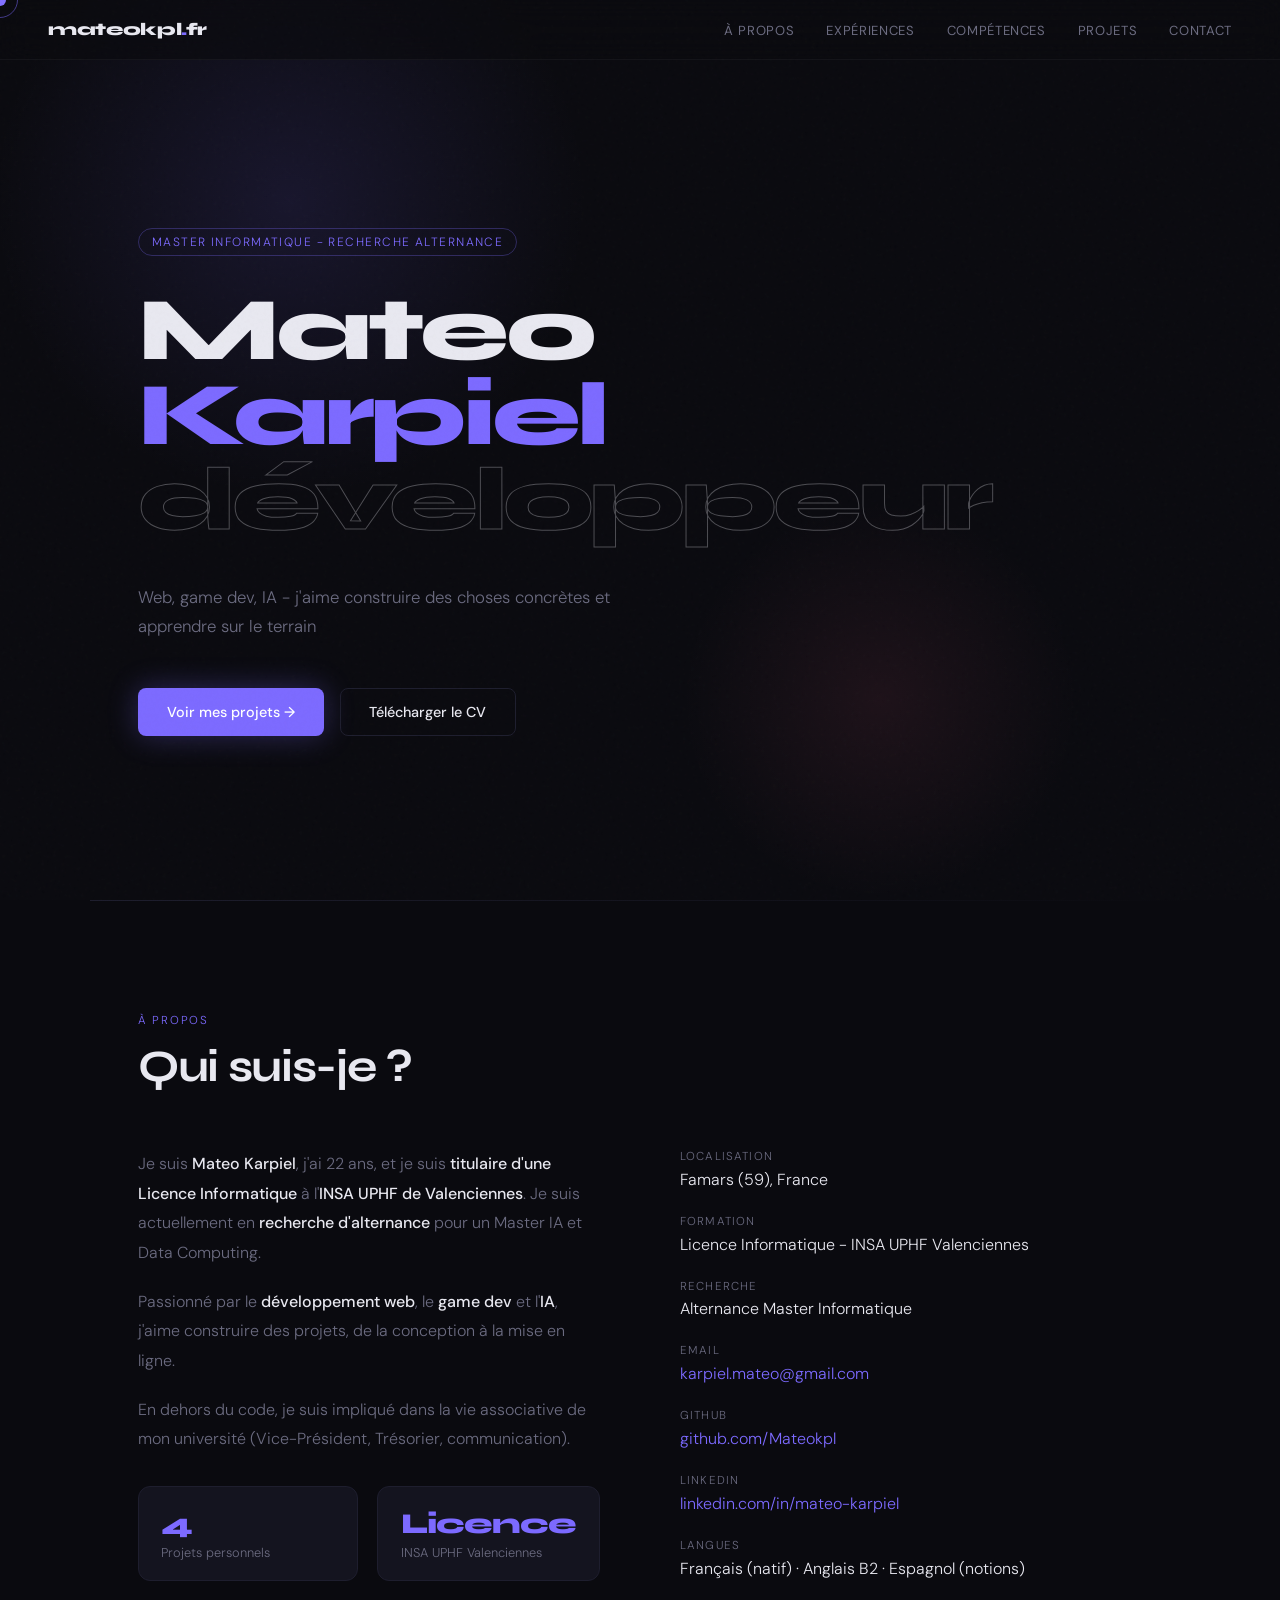
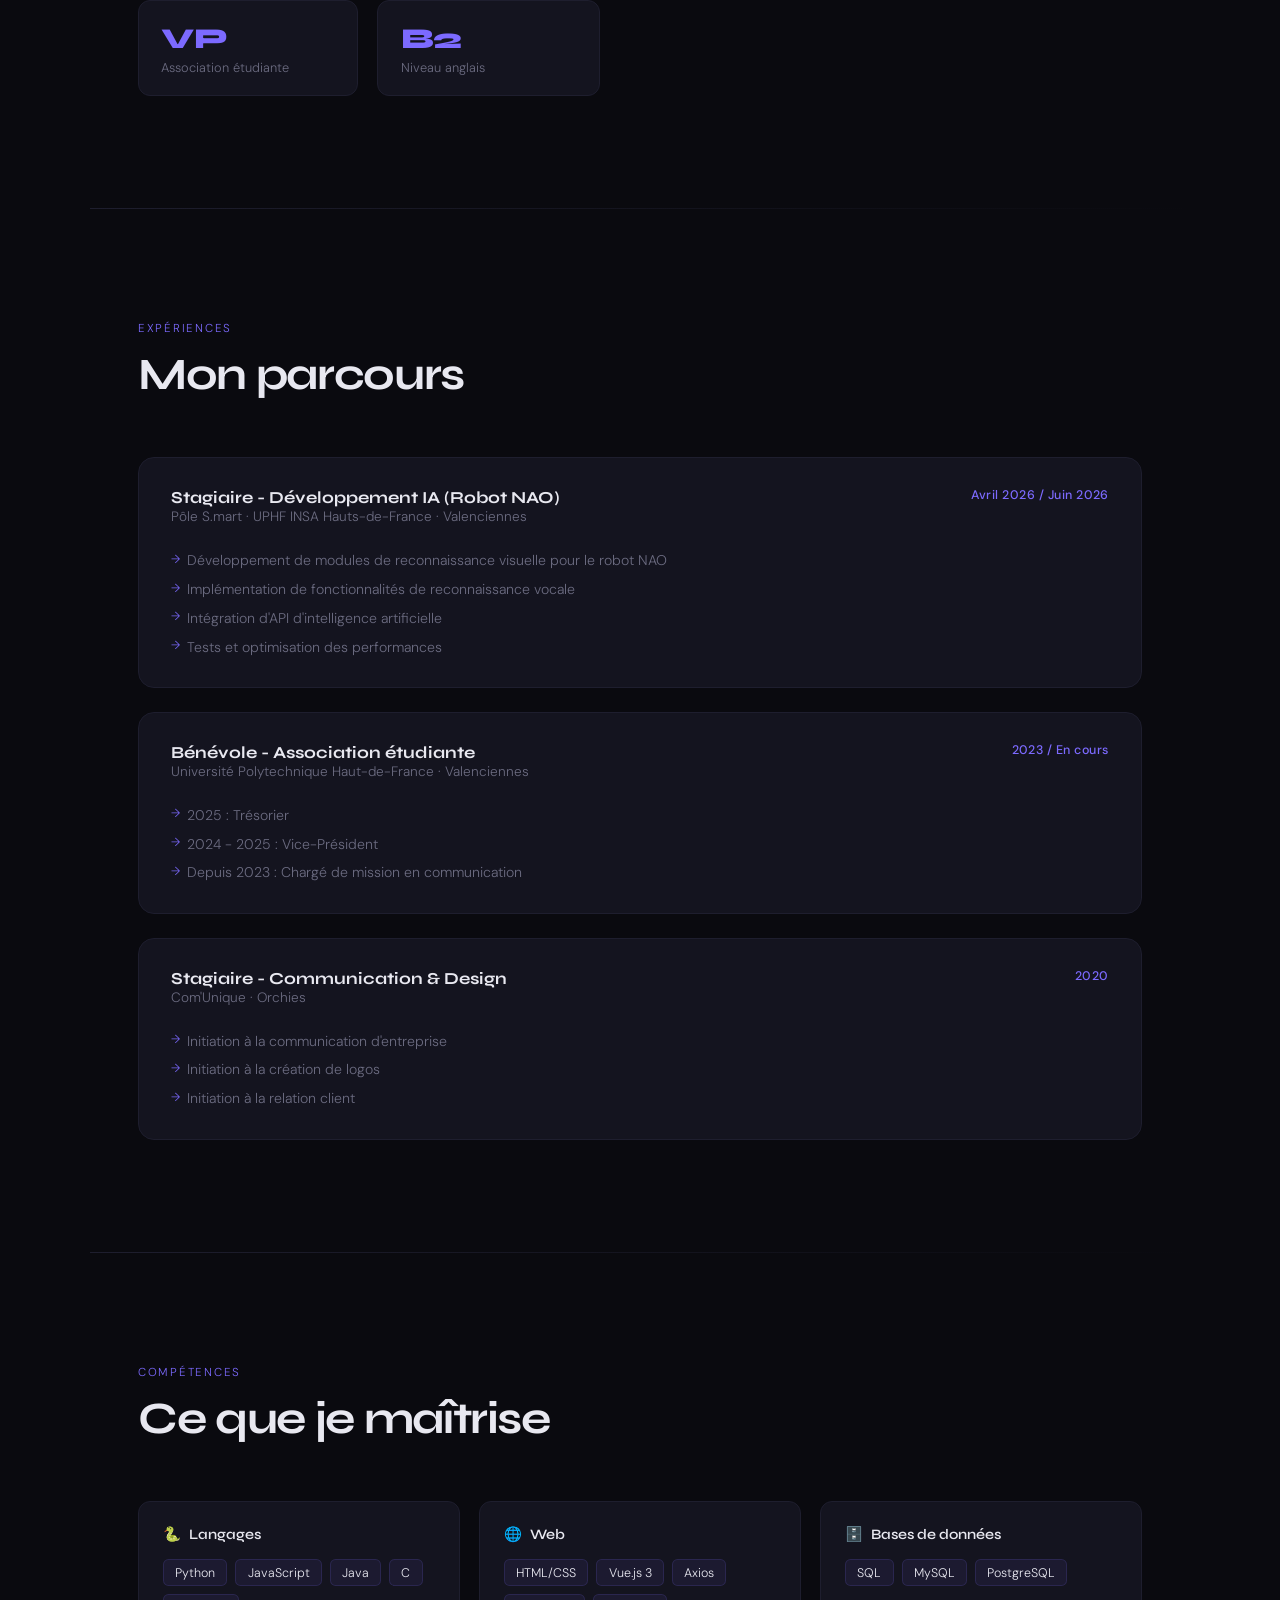
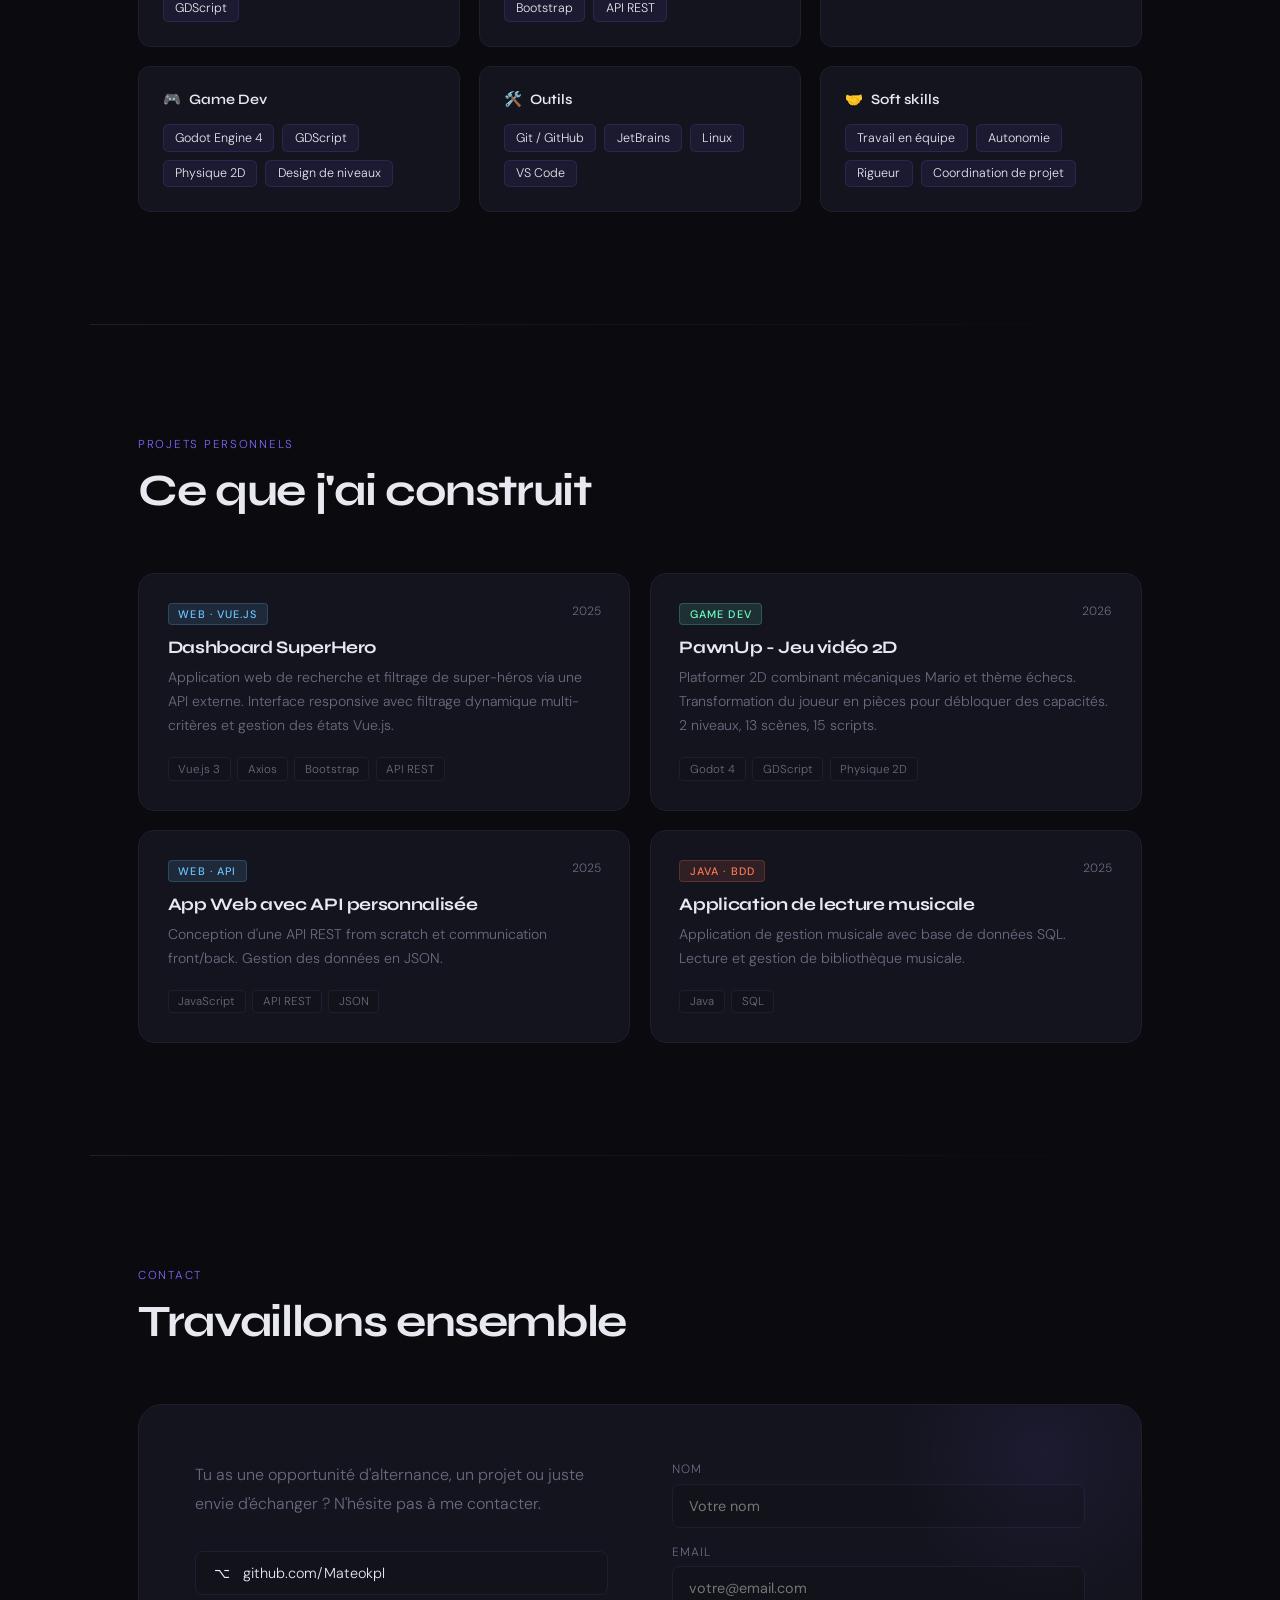
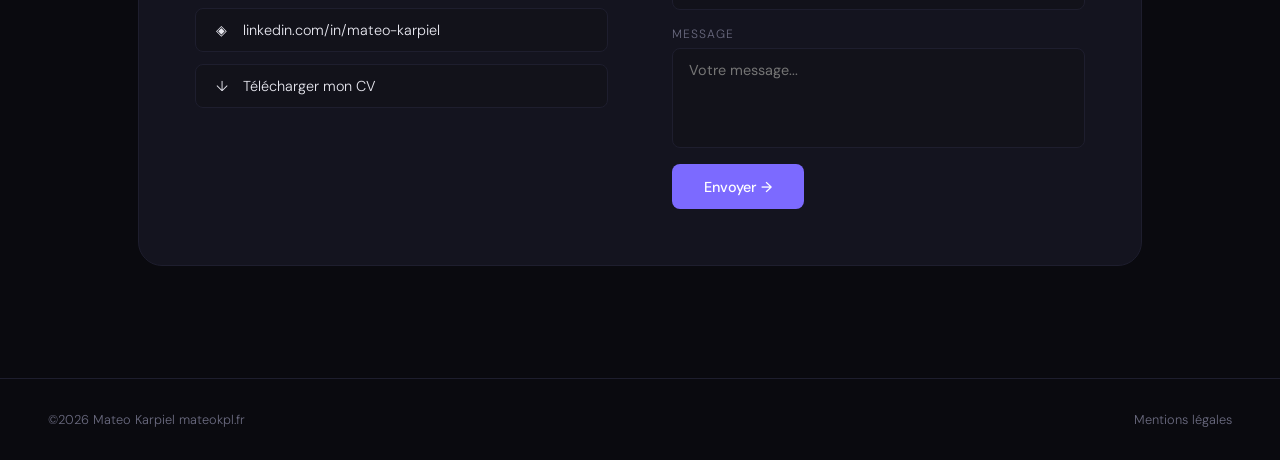
<file: index.html>
<!DOCTYPE html>
<html lang="fr">
<head>
  <meta charset="UTF-8" />
  <meta name="viewport" content="width=device-width, initial-scale=1.0"/>
  <title>Mateo Karpiel - Portfolio</title>
  <link rel="preconnect" href="https://fonts.googleapis.com">
  <link href="https://fonts.googleapis.com/css2?family=Syne:wght@400;600;700;800&family=DM+Sans:ital,wght@0,300;0,400;0,500;1,300&display=swap" rel="stylesheet">
  <link rel="stylesheet" href="./css/style.css">
</head>
<body>

<div id="cursor"></div>
<div id="cursor-ring"></div>

<!-- ── Navigation ── -->
<nav>
  <a href="#hero" class="nav-logo">mateokpl<span>.</span>fr</a>
  <button class="nav-hamburger" id="hamburger" aria-label="Menu">
    <span></span><span></span><span></span>
  </button>
  <ul class="nav-links" id="nav-links">
    <li><a href="#about">À propos</a></li>
    <li><a href="#experience">Expériences</a></li>
    <li><a href="#skills">Compétences</a></li>
    <li><a href="#projects">Projets</a></li>
    <li><a href="#contact">Contact</a></li>
  </ul>
</nav>

<!-- ── Hero ── -->
<section id="hero">
  <div class="hero-glow"></div>
  <div class="hero-glow2"></div>
  <div class="hero-tag">Master Informatique - Recherche alternance</div>
  <h1 class="hero-title">
    Mateo
    <span class="line2"><span class="accent-word">Karpiel</span></span>
    <span class="line2">développeur</span>
  </h1>
  <p class="hero-desc">Web, game dev, IA - j'aime construire des choses concrètes et apprendre sur le terrain</p>
  <div class="hero-cta">
    <a href="#projects" class="btn btn-primary">Voir mes projets →</a>
    <a href="cv.pdf" class="btn btn-outline" download>Télécharger le CV</a>
  </div>
</section>

<div class="section-divider" style="max-width:1100px;margin:0 auto;"></div>

<!-- ── À propos ── -->
<section id="about">
  <div class="reveal">
    <div class="section-label">À propos</div>
    <h2 class="section-title">Qui suis-je ?</h2>
  </div>
  <div class="about-grid reveal">
    <div class="about-text">
      <p>Je suis <strong>Mateo Karpiel</strong>, j'ai 22 ans, et je suis <strong>titulaire d'une Licence Informatique</strong> à l'<strong>INSA UPHF de Valenciennes</strong>. Je suis actuellement en <strong>recherche d'alternance</strong> pour un Master IA et Data Computing.</p>
      <p>Passionné par le <strong>développement web</strong>, le <strong>game dev</strong> et l'<strong>IA</strong>, j'aime construire des projets, de la conception à la mise en ligne.</p>
      <p>En dehors du code, je suis impliqué dans la vie associative de mon université (Vice-Président, Trésorier, communication).</p>
      <div class="about-stats">
        <div class="stat-card"><div class="stat-num">4</div><div class="stat-label">Projets personnels</div></div>
        <div class="stat-card"><div class="stat-num">Licence</div><div class="stat-label">INSA UPHF Valenciennes</div></div>
        <div class="stat-card"><div class="stat-num">VP</div><div class="stat-label">Association étudiante</div></div>
        <div class="stat-card"><div class="stat-num">B2</div><div class="stat-label">Niveau anglais</div></div>
      </div>
    </div>
    <div class="about-info">
      <div class="info-item"><span class="info-key">Localisation</span><span class="info-val">Famars (59), France</span></div>
      <div class="info-item"><span class="info-key">Formation</span><span class="info-val">Licence Informatique - INSA UPHF Valenciennes</span></div>
      <div class="info-item"><span class="info-key">Recherche</span><span class="info-val">Alternance Master Informatique</span></div>
      <div class="info-item"><span class="info-key">Email</span><span class="info-val"><a href="mailto:karpiel.mateo@gmail.com">karpiel.mateo@gmail.com</a></span></div>
      <div class="info-item"><span class="info-key">GitHub</span><span class="info-val"><a href="https://github.com/Mateokpl" target="_blank">github.com/Mateokpl</a></span></div>
      <div class="info-item"><span class="info-key">LinkedIn</span><span class="info-val"><a href="https://www.linkedin.com/in/mateo-karpiel" target="_blank">linkedin.com/in/mateo-karpiel</a></span></div>
      <div class="info-item"><span class="info-key">Langues</span><span class="info-val">Français (natif) · Anglais B2 · Espagnol (notions)</span></div>
    </div>
  </div>
</section>

<div class="section-divider" style="max-width:1100px;margin:0 auto;"></div>

<!-- ── Expérience ── -->
<section id="experience">
  <div class="reveal">
    <div class="section-label">Expériences</div>
    <h2 class="section-title">Mon parcours</h2>
  </div>
  <div class="xp-list">
    <div class="xp-card reveal">
      <div class="xp-header">
        <div><div class="xp-title">Stagiaire - Développement IA (Robot NAO)</div><div class="xp-org">Pôle S.mart · UPHF INSA Hauts-de-France · Valenciennes</div></div>
        <div class="xp-date">Avril 2026 / Juin 2026</div>
      </div>
      <ul class="xp-points">
        <li>Développement de modules de reconnaissance visuelle pour le robot NAO</li>
        <li>Implémentation de fonctionnalités de reconnaissance vocale</li>
        <li>Intégration d'API d'intelligence artificielle</li>
        <li>Tests et optimisation des performances</li>
      </ul>
    </div>
    <div class="xp-card reveal">
      <div class="xp-header">
        <div><div class="xp-title">Bénévole - Association étudiante</div><div class="xp-org">Université Polytechnique Haut-de-France · Valenciennes</div></div>
        <div class="xp-date">2023 / En cours</div>
      </div>
      <ul class="xp-points">
        <li>2025 : Trésorier</li>
        <li>2024 - 2025 : Vice-Président</li>
        <li>Depuis 2023 : Chargé de mission en communication</li>
      </ul>
    </div>
    <div class="xp-card reveal">
      <div class="xp-header">
        <div><div class="xp-title">Stagiaire - Communication & Design</div><div class="xp-org">Com'Unique · Orchies</div></div>
        <div class="xp-date">2020</div>
      </div>
      <ul class="xp-points">
        <li>Initiation à la communication d'entreprise</li>
        <li>Initiation à la création de logos</li>
        <li>Initiation à la relation client</li>
      </ul>
    </div>
  </div>
</section>

<div class="section-divider" style="max-width:1100px;margin:0 auto;"></div>

<!-- ── Compétences ── -->
<section id="skills">
  <div class="reveal">
    <div class="section-label">Compétences</div>
    <h2 class="section-title">Ce que je maîtrise</h2>
  </div>
  <div class="skills-grid reveal">
    <div class="skill-group">
      <div class="skill-group-title"><span>🐍</span> Langages</div>
      <div class="skill-tags"><span class="skill-tag">Python</span><span class="skill-tag">JavaScript</span><span class="skill-tag">Java</span><span class="skill-tag">C</span><span class="skill-tag">GDScript</span></div>
    </div>
    <div class="skill-group">
      <div class="skill-group-title"><span>🌐</span> Web</div>
      <div class="skill-tags"><span class="skill-tag">HTML/CSS</span><span class="skill-tag">Vue.js 3</span><span class="skill-tag">Axios</span><span class="skill-tag">Bootstrap</span><span class="skill-tag">API REST</span></div>
    </div>
    <div class="skill-group">
      <div class="skill-group-title"><span>🗄️</span> Bases de données</div>
      <div class="skill-tags"><span class="skill-tag">SQL</span><span class="skill-tag">MySQL</span><span class="skill-tag">PostgreSQL</span></div>
    </div>
    <div class="skill-group">
      <div class="skill-group-title"><span>🎮</span> Game Dev</div>
      <div class="skill-tags"><span class="skill-tag">Godot Engine 4</span><span class="skill-tag">GDScript</span><span class="skill-tag">Physique 2D</span><span class="skill-tag">Design de niveaux</span></div>
    </div>
    <div class="skill-group">
      <div class="skill-group-title"><span>🛠️</span> Outils</div>
      <div class="skill-tags"><span class="skill-tag">Git / GitHub</span><span class="skill-tag">JetBrains</span><span class="skill-tag">Linux</span><span class="skill-tag">VS Code</span></div>
    </div>
    <div class="skill-group">
      <div class="skill-group-title"><span>🤝</span> Soft skills</div>
      <div class="skill-tags"><span class="skill-tag">Travail en équipe</span><span class="skill-tag">Autonomie</span><span class="skill-tag">Rigueur</span><span class="skill-tag">Coordination de projet</span></div>
    </div>
  </div>
</section>

<div class="section-divider" style="max-width:1100px;margin:0 auto;"></div>

<!-- ── Projets ── -->
<section id="projects">
  <div class="reveal">
    <div class="section-label">Projets personnels</div>
    <h2 class="section-title">Ce que j'ai construit</h2>
  </div>
   <div class="projects-grid">
    <!-- ──
     <div class="project-card featured reveal">
      <div>
        <div class="project-top"><span class="project-badge badge-python">Python · IA</span><span class="project-year">2026</span></div>
        <div class="project-title">Développement IA (Robot NAO)</div>
        <div class="project-desc">Développement de modules de reconnaissance visuelle pour robot NAO. Implémentation de fonctionnalités de reconnaissance vocale. Intégration d’API d’intelligence artificielle</div>
        <div class="project-techs"><span class="tech-pill">Python</span><span class="tech-pill">IA</span></div>
      </div>
    </div>
     ── -->
    <div class="project-card reveal">
      <div>
        <div class="project-top"><span class="project-badge badge-web">Web · Vue.js</span><span class="project-year">2025</span></div>
        <div class="project-title">Dashboard SuperHero</div>
        <div class="project-desc">Application web de recherche et filtrage de super-héros via une API externe. Interface responsive avec filtrage dynamique multi-critères et gestion des états Vue.js.</div>
        <div class="project-techs"><span class="tech-pill">Vue.js 3</span><span class="tech-pill">Axios</span><span class="tech-pill">Bootstrap</span><span class="tech-pill">API REST</span></div>
      </div>
    </div>
    <div class="project-card reveal">
      <div>
        <div class="project-top"><span class="project-badge badge-gamedev">Game Dev</span><span class="project-year">2026</span></div>
        <div class="project-title">PawnUp - Jeu vidéo 2D</div>
        <div class="project-desc">Platformer 2D combinant mécaniques Mario et thème échecs. Transformation du joueur en pièces pour débloquer des capacités. 2 niveaux, 13 scènes, 15 scripts.</div>
        <div class="project-techs"><span class="tech-pill">Godot 4</span><span class="tech-pill">GDScript</span><span class="tech-pill">Physique 2D</span></div>
      </div>
    </div>
    <div class="project-card reveal">
      <div>
        <div class="project-top"><span class="project-badge badge-web">Web · API</span><span class="project-year">2025</span></div>
        <div class="project-title">App Web avec API personnalisée</div>
        <div class="project-desc">Conception d'une API REST from scratch et communication front/back. Gestion des données en JSON.</div>
        <div class="project-techs"><span class="tech-pill">JavaScript</span><span class="tech-pill">API REST</span><span class="tech-pill">JSON</span></div>
      </div>
    </div>
    <div class="project-card reveal">
      <div>
        <div class="project-top"><span class="project-badge badge-java">Java · BDD</span><span class="project-year">2025</span></div>
        <div class="project-title">Application de lecture musicale</div>
        <div class="project-desc">Application de gestion musicale avec base de données SQL. Lecture et gestion de bibliothèque musicale.</div>
        <div class="project-techs"><span class="tech-pill">Java</span><span class="tech-pill">SQL</span></div>
      </div>
    </div>
  </div>
</section>

<div class="section-divider" style="max-width:1100px;margin:0 auto;"></div>

<!-- ── Contact ── -->
<section id="contact">
  <div class="reveal">
    <div class="section-label">Contact</div>
    <h2 class="section-title">Travaillons ensemble</h2>
  </div>
  <div class="contact-wrap reveal">
    <div>
      <p class="contact-subtitle">Tu as une opportunité d'alternance, un projet ou juste envie d'échanger ? N'hésite pas à me contacter.</p>
      <div class="contact-links">
        <a href="https://github.com/Mateokpl" target="_blank" class="contact-link"><span class="link-icon">⌥</span>github.com/Mateokpl</a>
        <a href="https://www.linkedin.com/in/mateo-karpiel" target="_blank" class="contact-link"><span class="link-icon">◈</span>linkedin.com/in/mateo-karpiel</a>
        <a href="cv.pdf" download class="contact-link"><span class="link-icon">↓</span>Télécharger mon CV</a>
      </div>
    </div>
  <form class="contact-form" action="https://formspree.io/f/xeendzrn" method="POST">
    <div class="form-group"><label class="form-label">Nom</label><input type="text" name="name" class="form-input" placeholder="Votre nom" required /></div>
    <div class="form-group"><label class="form-label">Email</label><input type="email" name="email" class="form-input" placeholder="votre@email.com" required /></div>
    <div class="form-group"><label class="form-label">Message</label><textarea name="message" class="form-textarea" placeholder="Votre message..." required></textarea></div>
    <button type="submit" class="btn-send">Envoyer →</button>
  </form>
  </div>
</section>

<!-- ── Footer ── -->
<footer>
  <span>
    ©2026 Mateo Karpiel
    <a href="https://mateokpl.fr">mateokpl.fr</a>
  </span>

  <a href="mentions-legales.html" class="footer-legal">
    Mentions légales
  </a>
</footer>

<script src="./js/main.js"></script>
</body>
</html>
</file>
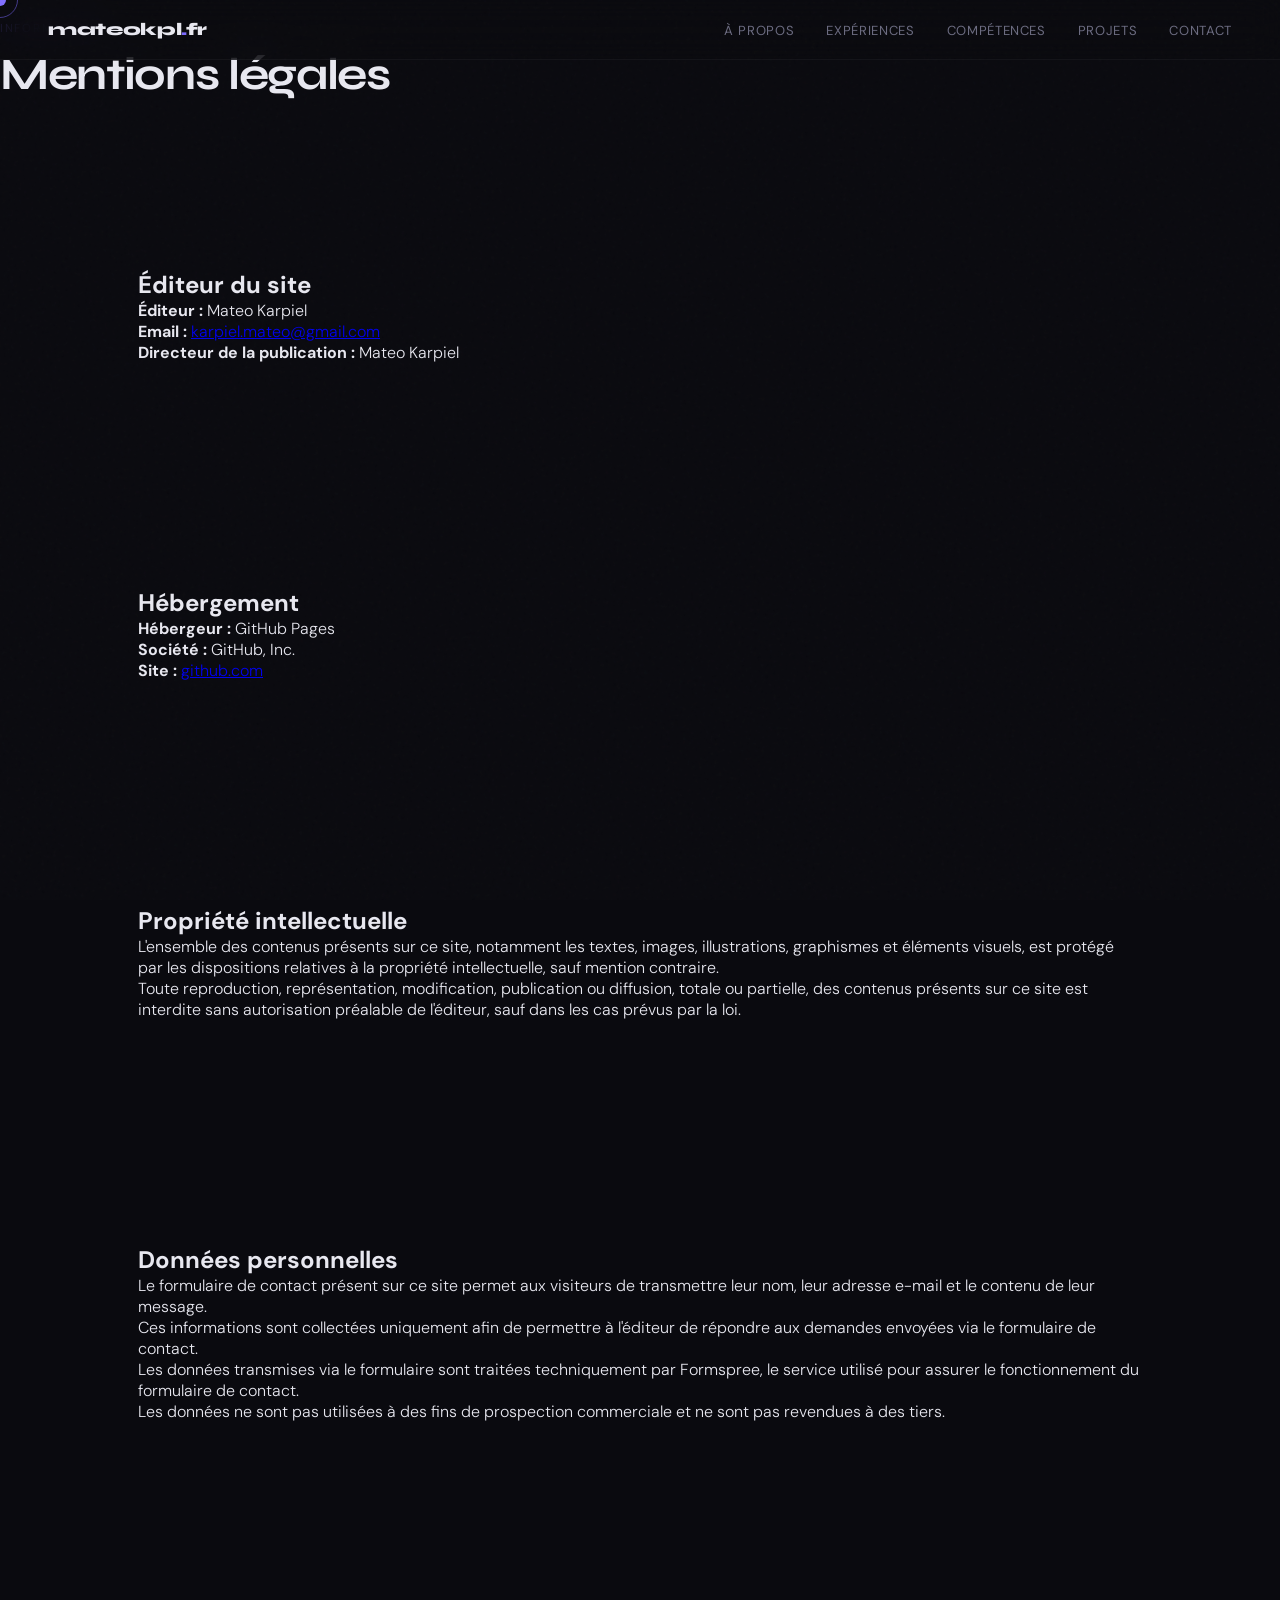
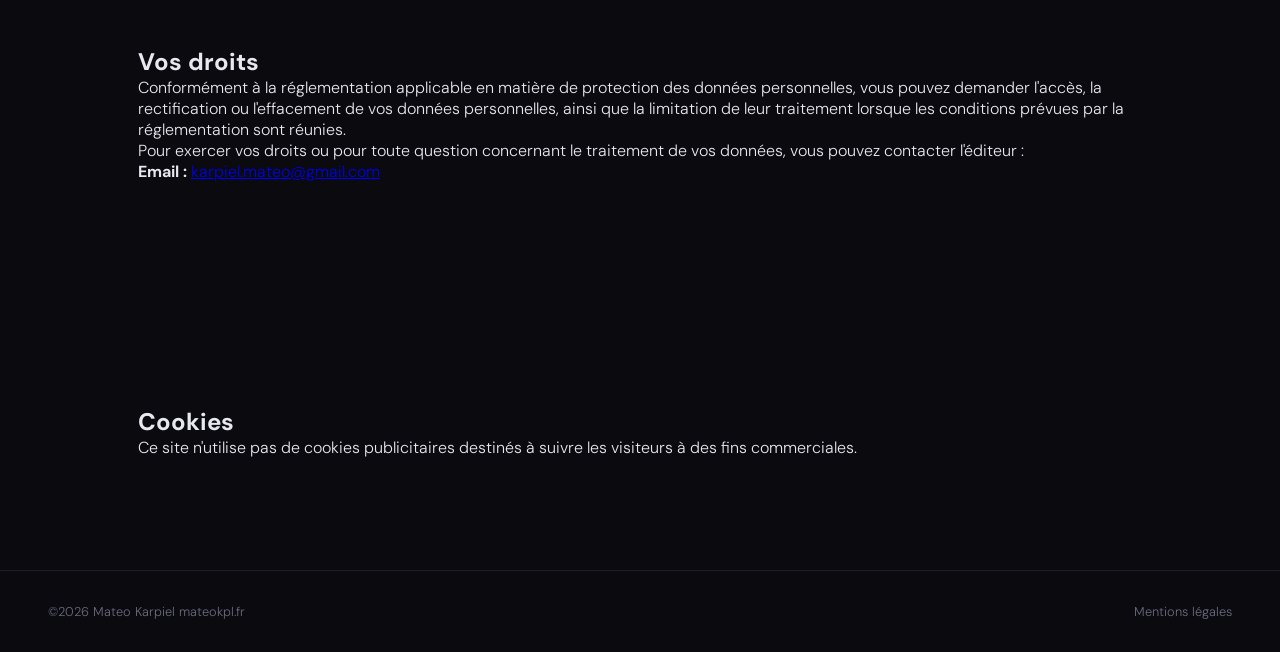
<file: mentions-legales.html>
<!DOCTYPE html>
<html lang="fr">
<head>
  <meta charset="UTF-8" />
  <meta name="viewport" content="width=device-width, initial-scale=1.0"/>

  <title>Mentions légales - Mateo Karpiel</title>

  <link rel="preconnect" href="https://fonts.googleapis.com">
  <link
    href="https://fonts.googleapis.com/css2?family=Syne:wght@400;600;700;800&family=DM+Sans:ital,wght@0,300;0,400;0,500;1,300&display=swap"
    rel="stylesheet"
  >

  <link rel="stylesheet" href="./css/style.css">
</head>

<body>

<!-- ── Curseur ── -->
<div id="cursor"></div>
<div id="cursor-ring"></div>


<!-- ── Navigation ── -->
<nav>
  <a href="index.html" class="nav-logo">
    mateokpl<span>.</span>fr
  </a>

  <button
    class="nav-hamburger"
    id="hamburger"
    aria-label="Menu"
    aria-expanded="false"
  >
    <span></span>
    <span></span>
    <span></span>
  </button>

  <ul class="nav-links" id="nav-links">
    <li><a href="index.html#about">À propos</a></li>
    <li><a href="index.html#experience">Expériences</a></li>
    <li><a href="index.html#skills">Compétences</a></li>
    <li><a href="index.html#projects">Projets</a></li>
    <li><a href="index.html#contact">Contact</a></li>
  </ul>
</nav>


<!-- ── Mentions légales ── -->
<main class="legal-page">

  <div class="reveal">
    <p>

      
    </p>
    <br>
    <div class="section-label">Informations</div>
    <h1 class="section-title">Mentions légales</h1>
  </div>

  <div class="legal-content reveal">

    <section class="legal-section">
      <h2>Éditeur du site</h2>

      <p>
        <strong>Éditeur :</strong> Mateo Karpiel
      </p>

      <p>
        <strong>Email :</strong>
        <a href="mailto:karpiel.mateo@gmail.com">
          karpiel.mateo@gmail.com
        </a>
      </p>

      <p>
        <strong>Directeur de la publication :</strong> Mateo Karpiel
      </p>
    </section>


    <section class="legal-section">
      <h2>Hébergement</h2>

      <p>
        <strong>Hébergeur :</strong> GitHub Pages
      </p>

      <p>
        <strong>Société :</strong> GitHub, Inc.
      </p>

      <p>
        <strong>Site :</strong>
        <a
          href="https://github.com/"
          target="_blank"
          rel="noopener noreferrer"
        >
          github.com
        </a>
      </p>
    </section>


    <section class="legal-section">
      <h2>Propriété intellectuelle</h2>

      <p>
        L'ensemble des contenus présents sur ce site, notamment les textes,
        images, illustrations, graphismes et éléments visuels, est protégé
        par les dispositions relatives à la propriété intellectuelle,
        sauf mention contraire.
      </p>

      <p>
        Toute reproduction, représentation, modification, publication ou
        diffusion, totale ou partielle, des contenus présents sur ce site
        est interdite sans autorisation préalable de l'éditeur, sauf dans
        les cas prévus par la loi.
      </p>
    </section>


    <section class="legal-section">
      <h2>Données personnelles</h2>

      <p>
        Le formulaire de contact présent sur ce site permet aux visiteurs
        de transmettre leur nom, leur adresse e-mail et le contenu de leur
        message.
      </p>

      <p>
        Ces informations sont collectées uniquement afin de permettre à
        l'éditeur de répondre aux demandes envoyées via le formulaire
        de contact.
      </p>

      <p>
        Les données transmises via le formulaire sont traitées techniquement
        par Formspree, le service utilisé pour assurer le fonctionnement
        du formulaire de contact.
      </p>

      <p>
        Les données ne sont pas utilisées à des fins de prospection
        commerciale et ne sont pas revendues à des tiers.
      </p>
    </section>


    <section class="legal-section">
      <h2>Vos droits</h2>

      <p>
        Conformément à la réglementation applicable en matière de protection
        des données personnelles, vous pouvez demander l'accès, la
        rectification ou l'effacement de vos données personnelles, ainsi
        que la limitation de leur traitement lorsque les conditions prévues
        par la réglementation sont réunies.
      </p>

      <p>
        Pour exercer vos droits ou pour toute question concernant le
        traitement de vos données, vous pouvez contacter l'éditeur :
      </p>

      <p>
        <strong>Email :</strong>
        <a href="mailto:karpiel.mateo@gmail.com">
          karpiel.mateo@gmail.com
        </a>
      </p>
    </section>


    <section class="legal-section">
      <h2>Cookies</h2>

      <p>
        Ce site n'utilise pas de cookies publicitaires destinés à suivre
        les visiteurs à des fins commerciales.
      </p>
    </section>

  </div>

</main>


<!-- ── Footer ── -->
<footer>
  <span>
    ©2026 Mateo Karpiel
    <a href="https://mateokpl.fr">mateokpl.fr</a>
  </span>

  <a href="mentions-legales.html" class="footer-legal">
    Mentions légales
  </a>
</footer>


<script src="./js/main.js"></script>

</body>
</html>
</file>
<file: css/style.css>
:root {
--bg: #0a0a0f;
--surface: #12121a;
--border: #1e1e2e;
--accent: #7c6aff;
--accent2: #ff6a8e;
--text: #e8e8f0;
--muted: #6b6b80;
--card: #14141f;
}
*, *::before, *::after { box-sizing: border-box; margin: 0; padding: 0; }
html { scroll-behavior: smooth; }
body { background: var(--bg); color: var(--text); font-family: 'DM Sans', sans-serif; font-weight: 300; overflow-x: clip; cursor: none; }
/* ── Curseur ── */
#cursor { width: 12px; height: 12px; background: var(--accent); border-radius: 50%; position: fixed; top: 0; left: 0; pointer-events: none; z-index: 9999; transform: translate(-50%,-50%); transition: width .2s, height .2s, background .2s; mix-blend-mode: screen; }
#cursor-ring { width: 36px; height: 36px; border: 1.5px solid rgba(124,106,255,.5); border-radius: 50%; position: fixed; top: 0; left: 0; pointer-events: none; z-index: 9998; transform: translate(-50%,-50%); transition: width .2s, height .2s, border-color .2s; }
body:has(a:hover) #cursor,
body:has(button:hover) #cursor { width: 20px; height: 20px; background: var(--accent2); }
body:has(a:hover) #cursor-ring,
body:has(button:hover) #cursor-ring { width: 52px; height: 52px; border-color: var(--accent2); }
/* ── Bruit de fond ── */
body::before {
content: '';
position: fixed; inset: 0;
background-image: url("data:image/svg+xml,%3Csvg viewBox='0 0 256 256' xmlns='http://www.w3.org/2000/svg'%3E%3Cfilter id='noise'%3E%3CfeTurbulence type='fractalNoise' baseFrequency='0.9' numOctaves='4' stitchTiles='stitch'/%3E%3C/filter%3E%3Crect width='100%25' height='100%25' filter='url(%23noise)' opacity='0.04'/%3E%3C/svg%3E");
pointer-events: none; z-index: 1000; opacity: .5;
}
/* ── Nav ── */
nav { position: fixed; top: 0; left: 0; right: 0; z-index: 500; padding: 1.2rem 3rem; display: flex; align-items: center; justify-content: space-between; backdrop-filter: blur(16px); background: rgba(10,10,15,.7); border-bottom: 1px solid rgba(255,255,255,.04); }
.nav-logo { font-family: 'Syne', sans-serif; font-weight: 800; font-size: 1.1rem; letter-spacing: -.02em; color: var(--text); text-decoration: none; }
.nav-logo span { color: var(--accent); }
.nav-links { display: flex; gap: 2rem; list-style: none; }
.nav-links a { color: var(--muted); text-decoration: none; font-size: .82rem; font-weight: 400; letter-spacing: .05em; text-transform: uppercase; transition: color .2s; }
.nav-links a:hover { color: var(--text); }
/* ── Hero ── */
#hero { min-height: 100vh; display: flex; flex-direction: column; justify-content: center; padding: 8rem 3rem 4rem; position: relative; overflow: visible; }
.hero-glow { position: absolute; width: 600px; height: 600px; border-radius: 50%; background: radial-gradient(circle, rgba(124,106,255,.12) 0%, transparent 70%); top: -100px; left: -100px; animation: drift 8s ease-in-out infinite alternate; pointer-events: none; }
.hero-glow2 { position: absolute; width: 400px; height: 400px; border-radius: 50%; background: radial-gradient(circle, rgba(255,106,142,.08) 0%, transparent 70%); bottom: 0; right: 10%; animation: drift2 10s ease-in-out infinite alternate; pointer-events: none; }
@keyframes drift { to { transform: translate(60px, 40px); } }
@keyframes drift2 { to { transform: translate(-40px, -30px); } }
.hero-tag { display: inline-block; font-size: .75rem; letter-spacing: .12em; text-transform: uppercase; color: var(--accent); border: 1px solid rgba(124,106,255,.3); padding: .3rem .8rem; border-radius: 2rem; margin-bottom: 2rem; width: fit-content; opacity: 0; animation: fadeUp .6s ease forwards .2s; }
.hero-title { font-family: 'Syne', sans-serif; font-weight: 800; font-size: clamp(3rem, 7vw, 6rem); line-height: .95; letter-spacing: -.04em; max-width: 100%; overflow-wrap: break-word; word-break: normal; opacity: 0; animation: fadeUp .7s ease forwards .4s; }
.hero-title .line2 { display: block; -webkit-text-stroke: 1px rgba(232,232,240,.3); color: transparent; }
.hero-title .accent-word { color: var(--accent); -webkit-text-stroke: 0; }
.hero-desc { margin-top: 2.5rem; max-width: 480px; color: var(--muted); font-size: 1.05rem; line-height: 1.7; opacity: 0; animation: fadeUp .7s ease forwards .6s; }
.hero-cta { margin-top: 3rem; display: flex; gap: 1rem; flex-wrap: wrap; opacity: 0; animation: fadeUp .7s ease forwards .8s; }
.btn { display: inline-flex; align-items: center; gap: .5rem; padding: .85rem 1.8rem; border-radius: .5rem; font-family: 'DM Sans', sans-serif; font-size: .9rem; font-weight: 500; text-decoration: none; cursor: none; transition: transform .2s, box-shadow .2s; }
.btn:hover { transform: translateY(-2px); }
.btn-primary { background: var(--accent); color: #fff; box-shadow: 0 0 30px rgba(124,106,255,.3); }
.btn-primary:hover { box-shadow: 0 0 40px rgba(124,106,255,.5); }
.btn-outline { border: 1px solid var(--border); color: var(--text); background: transparent; }
.btn-outline:hover { border-color: var(--accent); color: var(--accent); }
.hero-scroll { position: absolute; bottom: 2.5rem; left: 3rem; display: flex; align-items: center; gap: .75rem; font-size: .75rem; letter-spacing: .1em; text-transform: uppercase; color: var(--muted); opacity: 0; animation: fadeUp .7s ease forwards 1.2s; }
.scroll-line { width: 40px; height: 1px; background: linear-gradient(to right, var(--accent), transparent); animation: scrollPulse 2s ease infinite; }
@keyframes scrollPulse { 0%, 100% { opacity: .4; } 50% { opacity: 1; } }
@keyframes fadeUp { from { opacity: 0; transform: translateY(24px); } to { opacity: 1; transform: translateY(0); } }
/* ── Sections communes ── */
section { padding: 7rem 3rem; max-width: 1100px; margin: 0 auto; }
.section-label { font-size: .72rem; letter-spacing: .15em; text-transform: uppercase; color: var(--accent); margin-bottom: .75rem; }
.section-title { font-family: 'Syne', sans-serif; font-weight: 700; font-size: clamp(1.8rem, 4vw, 2.8rem); letter-spacing: -.03em; margin-bottom: 3.5rem; }
.section-divider { width: 100%; height: 1px; background: linear-gradient(to right, var(--border), transparent); margin: 0 auto; }
/* ── À propos ── */
.about-grid { display: grid; grid-template-columns: 1fr 1fr; gap: 5rem; align-items: start; }
.about-text p { color: var(--muted); line-height: 1.85; margin-bottom: 1.2rem; font-size: 1rem; }
.about-text p strong { color: var(--text); font-weight: 500; }
.about-stats { display: grid; grid-template-columns: 1fr 1fr; gap: 1.2rem; margin-top: 2rem; }
.stat-card { background: var(--card); border: 1px solid var(--border); border-radius: .75rem; padding: 1.2rem 1.4rem; transition: border-color .2s, transform .2s; }
.stat-card:hover { border-color: var(--accent); transform: translateY(-3px); }
.stat-num { font-family: 'Syne', sans-serif; font-weight: 800; font-size: 1.8rem; color: var(--accent); letter-spacing: -.03em; }
.stat-label { font-size: .8rem; color: var(--muted); margin-top: .2rem; }
.about-info { display: flex; flex-direction: column; gap: 1.5rem; }
.info-item { display: flex; flex-direction: column; gap: .3rem; }
.info-key { font-size: .72rem; letter-spacing: .1em; text-transform: uppercase; color: var(--muted); }
.info-val { font-size: 1rem; color: var(--text); }
.info-val a { color: var(--accent); text-decoration: none; }
.info-val a:hover { text-decoration: underline; }
/* ── Expérience ── */
.xp-list { display: flex; flex-direction: column; gap: 1.5rem; }
.xp-card { background: var(--card); border: 1px solid var(--border); border-radius: 1rem; padding: 1.8rem 2rem; transition: border-color .2s, transform .2s; }
.xp-card:hover { border-color: rgba(124,106,255,.35); transform: translateY(-3px); }
.xp-header { display: flex; justify-content: space-between; align-items: flex-start; gap: 1rem; flex-wrap: wrap; margin-bottom: .5rem; }
.xp-title { font-family: 'Syne', sans-serif; font-weight: 700; font-size: 1.05rem; }
.xp-date { font-size: .78rem; color: var(--accent); font-weight: 500; letter-spacing: .04em; white-space: nowrap; }
.xp-org { font-size: .85rem; color: var(--muted); margin-bottom: 1rem; }
.xp-points { list-style: none; display: flex; flex-direction: column; gap: .4rem; }
.xp-points li { font-size: .88rem; color: var(--muted); padding-left: 1rem; position: relative; line-height: 1.6; }
.xp-points li::before { content: '→'; position: absolute; left: 0; color: var(--accent); font-size: .75rem; top: .05rem; }
/* ── Compétences ── */
.skills-grid { display: grid; grid-template-columns: repeat(auto-fill, minmax(240px, 1fr)); gap: 1.2rem; }
.skill-group { background: var(--card); border: 1px solid var(--border); border-radius: .75rem; padding: 1.5rem; transition: border-color .2s, transform .2s; }
.skill-group:hover { border-color: rgba(124,106,255,.4); transform: translateY(-3px); }
.skill-group-title { font-family: 'Syne', sans-serif; font-weight: 600; font-size: .9rem; margin-bottom: 1rem; display: flex; align-items: center; gap: .5rem; }
.skill-tags { display: flex; flex-wrap: wrap; gap: .5rem; }
.skill-tag { background: rgba(124,106,255,.08); border: 1px solid rgba(124,106,255,.15); color: var(--text); font-size: .78rem; padding: .3rem .7rem; border-radius: .35rem; }
/* ── Projets ── */
.projects-grid { display: grid; gap: 1.2rem; grid-template-columns: 1fr 1fr; }
.project-card { background: var(--card); border: 1px solid var(--border); border-radius: 1rem; padding: 1.8rem; position: relative; overflow: hidden; transition: border-color .2s, transform .2s; cursor: none; display: flex; flex-direction: column; }
.project-card::before { content: ''; position: absolute; inset: 0; background: radial-gradient(circle at 80% 20%, rgba(124,106,255,.05) 0%, transparent 60%); opacity: 0; transition: opacity .3s; }
.project-card:hover { border-color: rgba(124,106,255,.4); transform: translateY(-4px); }
.project-card:hover::before { opacity: 1; }
.project-card.featured { grid-column: span 2; }
.project-top { display: flex; justify-content: space-between; align-items: flex-start; }
.project-badge { display: inline-block; font-size: .68rem; letter-spacing: .1em; text-transform: uppercase; padding: .2rem .6rem; border-radius: .25rem; margin-bottom: .75rem; font-weight: 500; }
.badge-web { background: rgba(106,196,255,.12); color: #6ac4ff; border: 1px solid rgba(106,196,255,.2); }
.badge-gamedev { background: rgba(106,255,196,.12); color: #6affc4; border: 1px solid rgba(106,255,196,.2); }
.badge-java { background: rgba(255,120,80,.12); color: #ff7850; border: 1px solid rgba(255,120,80,.2); }
.badge-python { background: rgba(140, 90, 255, .12); color: #8c5aff; border: 1px solid rgba(140, 90, 255, .2); }
.project-year { font-size: .75rem; color: var(--muted); }
.project-title { font-family: 'Syne', sans-serif; font-weight: 700; font-size: 1.1rem; letter-spacing: -.02em; margin-bottom: .5rem; }
.project-desc { color: var(--muted); font-size: .88rem; line-height: 1.7; }
.project-techs { display: flex; flex-wrap: wrap; gap: .4rem; margin-top: 1.2rem; }
.tech-pill { font-size: .72rem; background: var(--surface); border: 1px solid var(--border); color: var(--muted); padding: .2rem .6rem; border-radius: .25rem; }
/* ── Contact ── */
.contact-wrap { background: var(--card); border: 1px solid var(--border); border-radius: 1.5rem; padding: 3.5rem; display: grid; grid-template-columns: 1fr 1fr; gap: 4rem; align-items: start; position: relative; overflow: hidden; }
.contact-wrap::before { content: ''; position: absolute; width: 300px; height: 300px; background: radial-gradient(circle, rgba(124,106,255,.08) 0%, transparent 70%); top: -100px; right: -50px; pointer-events: none; }
.contact-subtitle { color: var(--muted); line-height: 1.8; margin-bottom: 2rem; }
.contact-links { display: flex; flex-direction: column; gap: .8rem; }
.contact-link { display: flex; align-items: center; gap: .75rem; color: var(--text); text-decoration: none; font-size: .9rem; padding: .75rem 1rem; border-radius: .5rem; border: 1px solid var(--border); background: var(--surface); transition: border-color .2s, color .2s, transform .2s; }
.contact-link:hover { border-color: var(--accent); color: var(--accent); transform: translateX(4px); }
.link-icon { width: 1.2rem; text-align: center; }
.contact-form { display: flex; flex-direction: column; gap: 1rem; }
.form-group { display: flex; flex-direction: column; gap: .4rem; }
.form-label { font-size: .75rem; letter-spacing: .08em; text-transform: uppercase; color: var(--muted); }
.form-input,
.form-textarea { background: var(--surface); border: 1px solid var(--border); border-radius: .5rem; padding: .75rem 1rem; color: var(--text); font-family: 'DM Sans', sans-serif; font-size: .9rem; outline: none; transition: border-color .2s; resize: none; }
.form-input:focus,
.form-textarea:focus { border-color: var(--accent); }
.form-textarea { min-height: 100px; }
.btn-send { align-self: flex-start; background: var(--accent); color: #fff; border: none; padding: .85rem 2rem; border-radius: .5rem; font-family: 'DM Sans', sans-serif; font-size: .9rem; font-weight: 500; cursor: none; transition: transform .2s, box-shadow .2s; }
.btn-send:hover { transform: translateY(-2px); box-shadow: 0 0 24px rgba(124,106,255,.4); }
/* ── Footer ── */
footer { border-top: 1px solid var(--border); padding: 2rem 3rem; display: flex; justify-content: space-between; align-items: center; color: var(--muted); font-size: .8rem; }
footer a { color: var(--muted); text-decoration: none; }
footer a:hover { color: var(--text); }
/* ── Reveal animation ── */
.reveal { opacity: 0; transform: translateY(30px); transition: opacity .7s ease, transform .7s ease; }
.reveal.visible { opacity: 1; transform: translateY(0); }
/* ── Hamburger ── */
.nav-hamburger {
display: none;
flex-direction: column;
gap: 5px;
cursor: pointer;
padding: 4px;
background: none;
border: none;
}
.nav-hamburger span {
display: block;
width: 24px;
height: 2px;
background: var(--text);
border-radius: 2px;
transition: transform .3s, opacity .3s;
}
.nav-hamburger.open span:nth-child(1) { transform: translateY(7px) rotate(45deg); }
.nav-hamburger.open span:nth-child(2) { opacity: 0; }
.nav-hamburger.open span:nth-child(3) { transform: translateY(-7px) rotate(-45deg); }
/* ── Responsive ── */
@media (max-width: 768px) {
nav {
padding: .9rem 1rem;
min-height: 57px;
width: 100%;
}
.nav-logo {
font-size: 1rem;
min-width: 0;
}
.nav-hamburger {
display: flex;
flex: 0 0 auto;
position: relative;
z-index: 501;
}
.nav-links {
display: flex;
visibility: hidden;
opacity: 0;
pointer-events: none;
flex-direction: column;
gap: 0;
position: fixed;
top: 57px;
left: 0;
right: 0;
width: 100%;
max-width: 100vw;
background: rgba(10,10,15,.97);
backdrop-filter: blur(16px);
border-bottom: 1px solid var(--border);
padding: .5rem 0;
z-index: 499;
transform: translateY(-8px);
transition: opacity .2s ease, transform .2s ease, visibility .2s;
}
.nav-links.open {
visibility: visible;
opacity: 1;
pointer-events: auto;
transform: translateY(0);
}
.nav-links a {
display: block;
width: 100%;
padding: .9rem 1.25rem;
font-size: .95rem;
border-bottom: 1px solid rgba(255,255,255,.04);
}
.nav-links li:last-child a { border-bottom: none; }
section {
width: 100%;
max-width: 1100px;
padding: 5rem 1.25rem;
}
#hero {
width: 100%;
min-height: 100svh;
padding: 7rem 1.25rem 3rem;
overflow: hidden;
}
.hero-tag {
max-width: 100%;
font-size: .65rem;
letter-spacing: .08em;
line-height: 1.5;
white-space: normal;
}
.hero-title {
font-size: clamp(2.7rem, 13vw, 4.5rem);
max-width: 100%;
letter-spacing: -.045em;
line-height: .95;
}
.hero-desc {
max-width: 100%;
font-size: .95rem;
}
.hero-cta {
width: 100%;
gap: .75rem;
}
.hero-cta .btn {
width: 100%;
justify-content: center;
}
.about-grid,
.contact-wrap {
grid-template-columns: 1fr;
gap: 2.5rem;
}
.contact-wrap { padding: 2rem 1.25rem; }
.projects-grid { grid-template-columns: 1fr; }
.project-card.featured { grid-column: span 1; }
.xp-card { padding: 1.4rem; }
.info-val,
.contact-link {
overflow-wrap: anywhere;
}
footer {
flex-direction: column;
gap: .5rem;
text-align: center;
padding: 1.5rem 1rem;
}
body { cursor: auto; }
#cursor,
#cursor-ring { display: none; }
}
@media (max-width: 380px) {
nav { padding-inline: .75rem; }
.hero-title {
font-size: 2.5rem;
}
.hero-tag {
font-size: .6rem;
padding-inline: .65rem;
}
section { padding-inline: 1rem; }
#hero { padding-inline: 1rem; }
/* ── Mentions légales ── */
.legal-page {
min-height: calc(100vh - 80px);
padding-top: 10rem;
padding-bottom: 7rem;
}
.legal-content {
max-width: 850px;
}
.legal-section {
margin-bottom: 3.5rem;
}
.legal-section h2 {
font-family: 'Syne', sans-serif;
font-size: 1.35rem;
font-weight: 700;
letter-spacing: -.02em;
margin-bottom: 1.2rem;
color: var(--text);
}
.legal-section p {
color: var(--muted);
font-size: .95rem;
line-height: 1.8;
margin-bottom: 1rem;
}
.legal-section p:last-child {
margin-bottom: 0;
}
.legal-section strong {
color: var(--text);
font-weight: 500;
}
.legal-section a {
color: var(--accent);
text-decoration: none;
transition: color .2s;
}
.legal-section a:hover {
color: var(--accent2);
text-decoration: underline;
}
/* ── Lien mentions légales footer ── */
.footer-legal {
color: var(--muted);
text-decoration: none;
transition: color .2s;
}
.footer-legal:hover {
color: var(--accent);
}
/* ── Responsive mentions légales ── */
@media (max-width: 768px) {
.legal-page {
padding-top: 7rem;
padding-bottom: 4rem;
}
.legal-section {
margin-bottom: 2.5rem;
}
.legal-section h2 {
font-size: 1.15rem;
}
.legal-section p {
font-size: .9rem;
line-height: 1.75;
}
}
</file>
